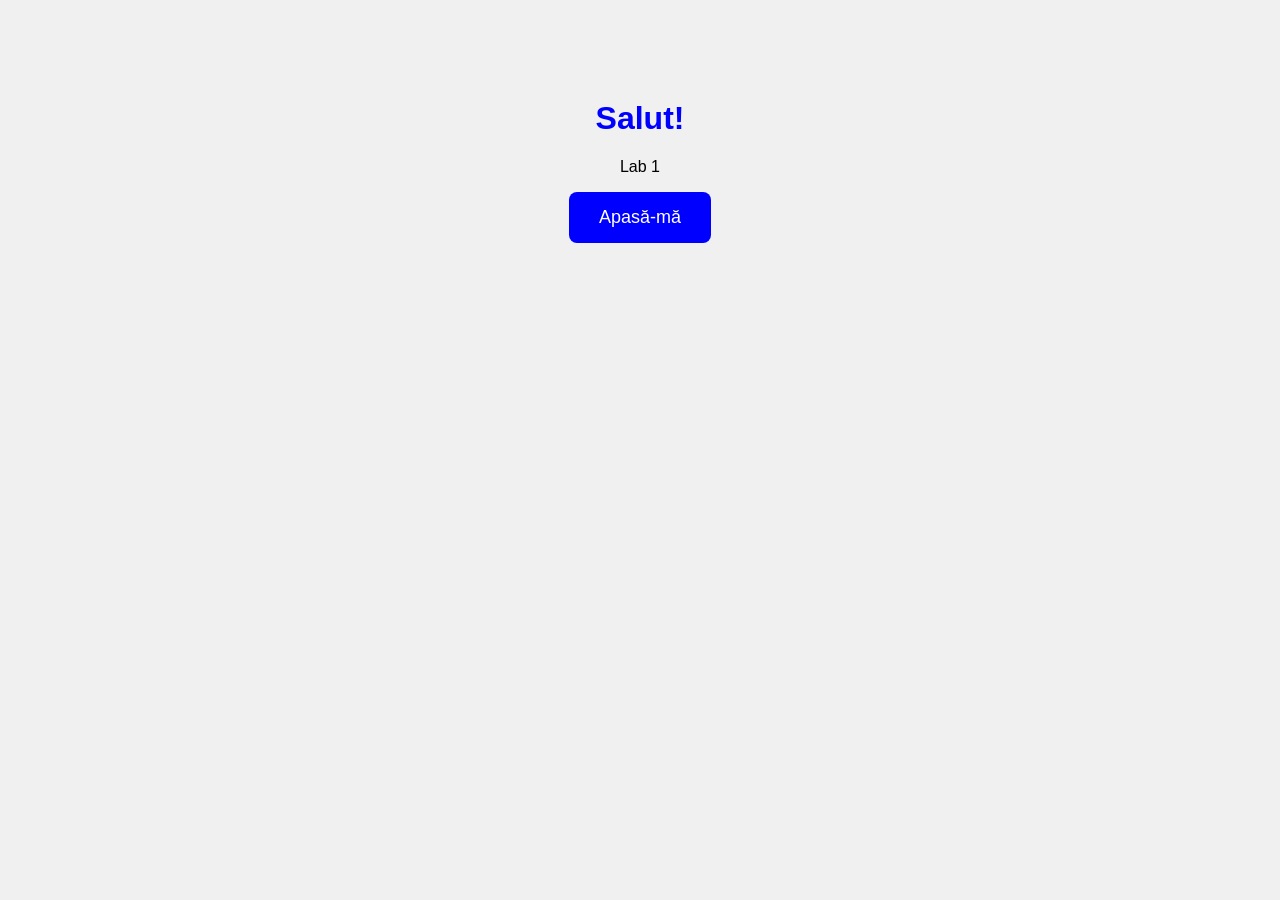
<file: laboratoru-1/index.html>
<!DOCTYPE html>
<html lang="ro">
<head>
    <meta charset="UTF-8">
    <meta name="viewport" content="width=device-width, initial-scale=1.0">
    <title>Lab 1</title>

    <link rel="stylesheet" href="style.css">
</head>
<body>

    <h1>Salut!</h1>
    <p>Lab 1</p>

    <button id="buton">Apasă-mă</button>

    <script src="script.js"></script>
</body>
</html>
</file>
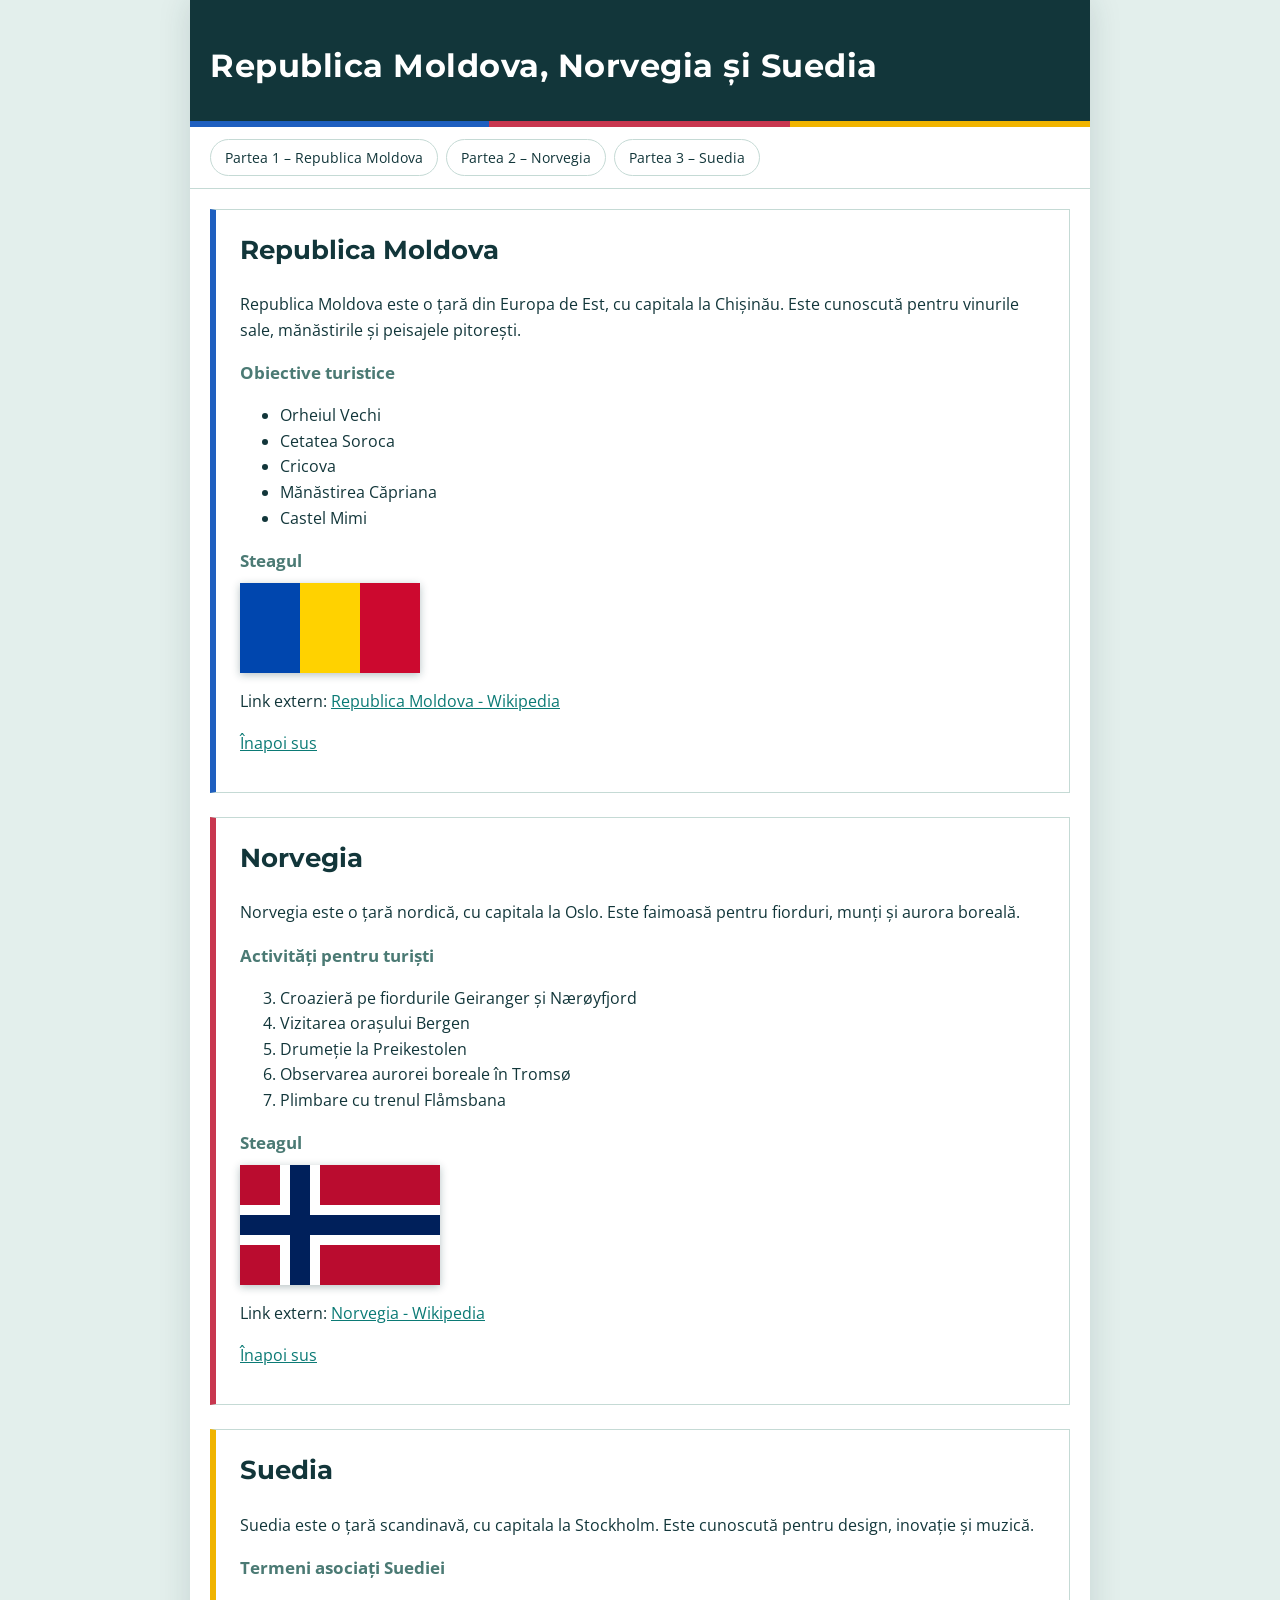
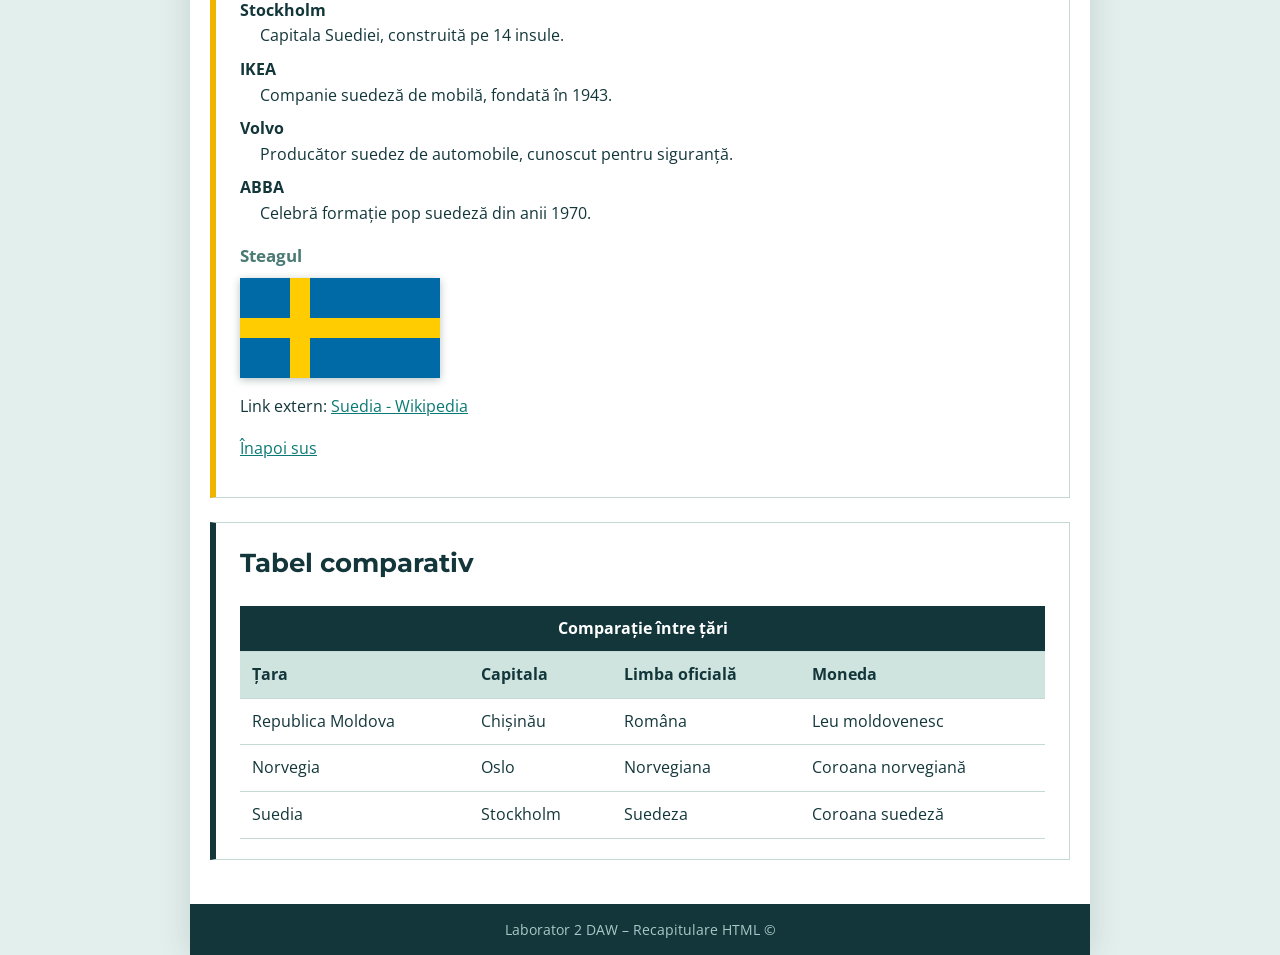
<file: laboratoru-2/index.html>
<!DOCTYPE html>
<html lang="ro">
<head>
    <meta charset="UTF-8">
    <title>Laborator 2 - Moldova, Norvegia, Suedia</title>
    <link rel="stylesheet" href="style.css">
</head>
<body>
    <div id="pagina">


        <header id="header">
            <h1>Republica Moldova, Norvegia și Suedia</h1>
        </header>


        <nav id="meniu">
            <a href="#parte1">Partea 1 – Republica Moldova</a>
            <a href="#parte2">Partea 2 – Norvegia</a>
            <a href="#parte3">Partea 3 – Suedia</a>
        </nav>


        <div id="continut">


            <div class="tara" id="parte1">
                <h2>Republica Moldova</h2>
                <p>
                    Republica Moldova este o țară din Europa de Est, cu capitala la Chișinău.
                    Este cunoscută pentru vinurile sale, mănăstirile și peisajele pitorești.
                </p>

                <h3>Obiective turistice</h3>
                <ul>
                    <li>Orheiul Vechi</li>
                    <li>Cetatea Soroca</li>
                    <li>Cricova</li>
                    <li>Mănăstirea Căpriana</li>
                    <li>Castel Mimi</li>
                </ul>

                <h3>Steagul</h3>
                <table class="steag">
                    <tr>
                        <td width="60" height="90" bgcolor="#0046ae"></td>
                        <td width="60" height="90" bgcolor="#ffd200"></td>
                        <td width="60" height="90" bgcolor="#cc092f"></td>
                    </tr>
                </table>

                <p>
                    Link extern:
                    <a href="https://ro.wikipedia.org/wiki/Republica_Moldova" target="_blank">Republica Moldova - Wikipedia</a>
                </p>
                <p><a href="#header">Înapoi sus</a></p>
            </div>

            <div class="tara" id="parte2">
                <h2>Norvegia</h2>
                <p>
                    Norvegia este o țară nordică, cu capitala la Oslo. Este faimoasă pentru fiorduri,
                    munți și aurora boreală.
                </p>

                <h3>Activități pentru turiști</h3>
                <ol start="3">
                    <li>Croazieră pe fiordurile Geiranger și Nærøyfjord</li>
                    <li>Vizitarea orașului Bergen</li>
                    <li>Drumeție la Preikestolen</li>
                    <li>Observarea aurorei boreale în Tromsø</li>
                    <li>Plimbare cu trenul Flåmsbana</li>
                </ol>

                <h3>Steagul</h3>
                <table class="steag">
                    <tr>
                        <td width="40" height="40" bgcolor="#ba0c2f"></td>
                        <td width="10" bgcolor="#ffffff"></td>
                        <td width="20" bgcolor="#00205b"></td>
                        <td width="10" bgcolor="#ffffff"></td>
                        <td width="120" bgcolor="#ba0c2f"></td>
                    </tr>
                    <tr>
                        <td colspan="2" height="10" bgcolor="#ffffff"></td>
                        <td bgcolor="#00205b"></td>
                        <td colspan="2" bgcolor="#ffffff"></td>
                    </tr>
                    <tr>
                        <td colspan="5" height="20" bgcolor="#00205b"></td>
                    </tr>
                    <tr>
                        <td colspan="2" height="10" bgcolor="#ffffff"></td>
                        <td bgcolor="#00205b"></td>
                        <td colspan="2" bgcolor="#ffffff"></td>
                    </tr>
                    <tr>
                        <td height="40" bgcolor="#ba0c2f"></td>
                        <td bgcolor="#ffffff"></td>
                        <td bgcolor="#00205b"></td>
                        <td bgcolor="#ffffff"></td>
                        <td bgcolor="#ba0c2f"></td>
                    </tr>
                </table>

                <p>
                    Link extern:
                    <a href="https://ro.wikipedia.org/wiki/Norvegia" target="_blank">Norvegia - Wikipedia</a>
                </p>
                <p><a href="#header">Înapoi sus</a></p>
            </div>

            <div class="tara" id="parte3">
                <h2>Suedia</h2>
                <p>
                    Suedia este o țară scandinavă, cu capitala la Stockholm. Este cunoscută pentru
                    design, inovație și muzică.
                </p>

                <h3>Termeni asociați Suediei</h3>
                <dl>
                    <dt>Stockholm</dt>
                    <dd>Capitala Suediei, construită pe 14 insule.</dd>
                    <dt>IKEA</dt>
                    <dd>Companie suedeză de mobilă, fondată în 1943.</dd>
                    <dt>Volvo</dt>
                    <dd>Producător suedez de automobile, cunoscut pentru siguranță.</dd>
                    <dt>ABBA</dt>
                    <dd>Celebră formație pop suedeză din anii 1970.</dd>
                </dl>

                <h3>Steagul</h3>
                <table class="steag">
                    <tr>
                        <td width="50" height="40" bgcolor="#006aa7"></td>
                        <td width="20" bgcolor="#fecc00"></td>
                        <td width="130" bgcolor="#006aa7"></td>
                    </tr>
                    <tr>
                        <td colspan="3" height="20" bgcolor="#fecc00"></td>
                    </tr>
                    <tr>
                        <td height="40" bgcolor="#006aa7"></td>
                        <td bgcolor="#fecc00"></td>
                        <td bgcolor="#006aa7"></td>
                    </tr>
                </table>

                <p>
                    Link extern:
                    <a href="https://ro.wikipedia.org/wiki/Suedia" target="_blank">Suedia - Wikipedia</a>
                </p>
                <p><a href="#header">Înapoi sus</a></p>
            </div>

            <div class="tara">
                <h2>Tabel comparativ</h2>
                <table class="comparativ">
                    <tr>
                        <th colspan="4">Comparație între țări</th>
                    </tr>
                    <tr>
                        <th>Țara</th>
                        <th>Capitala</th>
                        <th>Limba oficială</th>
                        <th>Moneda</th>
                    </tr>
                    <tr>
                        <td>Republica Moldova</td>
                        <td>Chișinău</td>
                        <td>Româna</td>
                        <td>Leu moldovenesc</td>
                    </tr>
                    <tr>
                        <td>Norvegia</td>
                        <td>Oslo</td>
                        <td>Norvegiana</td>
                        <td>Coroana norvegiană</td>
                    </tr>
                    <tr>
                        <td>Suedia</td>
                        <td>Stockholm</td>
                        <td>Suedeza</td>
                        <td>Coroana suedeză</td>
                    </tr>
                </table>
            </div>

        </div>

        <footer id="footer">
            <p>Laborator 2 DAW – Recapitulare HTML ©</p>
        </footer>

    </div>
</body>
</html>
</file>
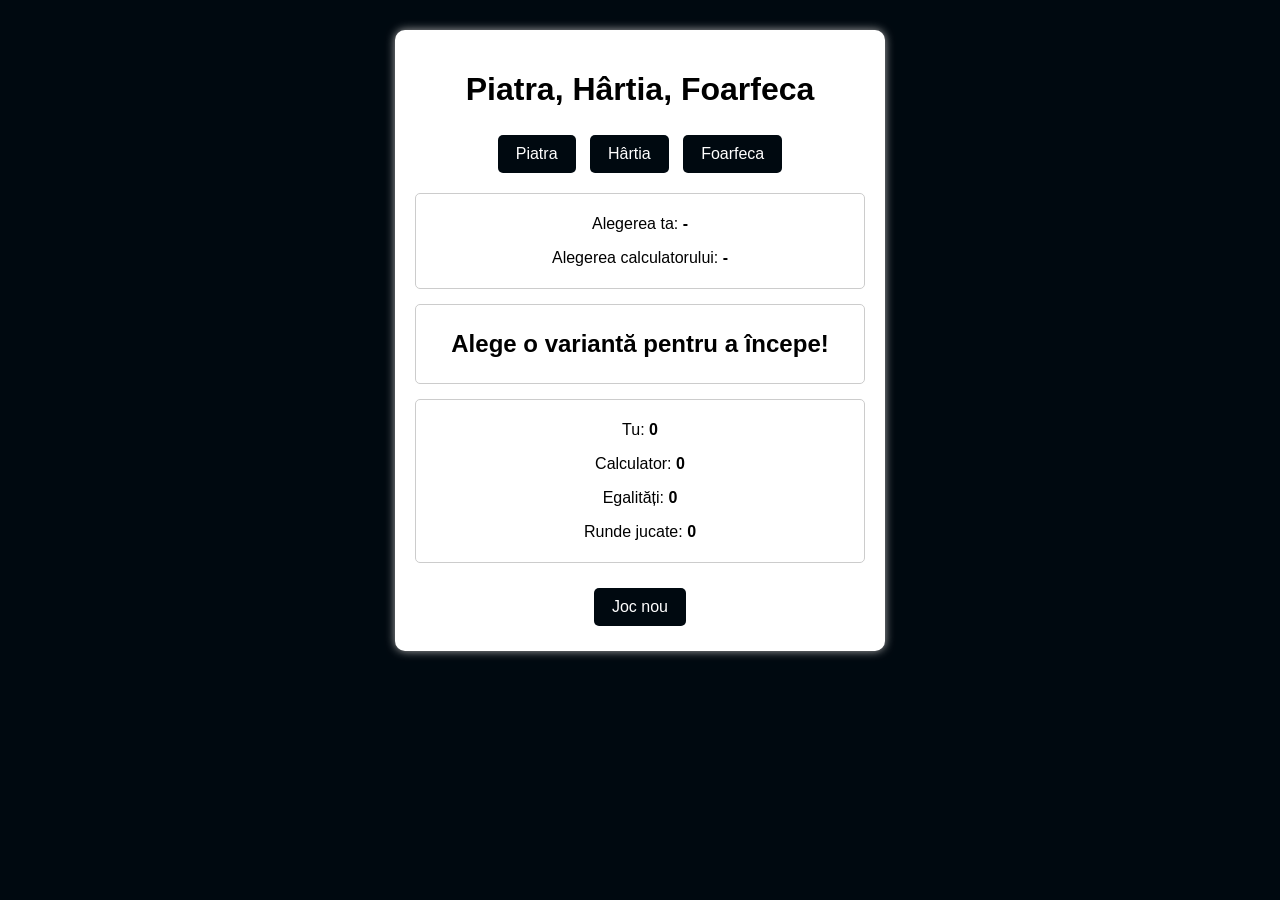
<file: laboratoru-3/index.html>
<!DOCTYPE html>
<html lang="ro">
<head>
    <meta charset="UTF-8">
    <title>Piatra, Hârtia, Foarfeca</title>
    <link rel="stylesheet" href="style.css">
</head>
<body>
    <div id="joc">
        <h1>Piatra, Hârtia, Foarfeca</h1>


        <div id="butoane">
            <button id="btnPiatra">Piatra</button>
            <button id="btnHartia">Hârtia</button>
            <button id="btnFoarfeca">Foarfeca</button>
        </div>


        <div class="zona">
            <p>Alegerea ta: <b id="alegereUtilizator">-</b></p>
            <p>Alegerea calculatorului: <b id="alegereCalculator">-</b></p>
        </div>

        <div class="zona">
            <h2 id="rezultat">Alege o variantă pentru a începe!</h2>
        </div>

        <div class="zona">
            <p>Tu: <b id="scorUtilizator">0</b></p>
            <p>Calculator: <b id="scorCalculator">0</b></p>
            <p>Egalități: <b id="scorEgalitati">0</b></p>
            <p>Runde jucate: <b id="totalRunde">0</b></p>
            <p id="mesajConducere"></p>
        </div>

        <h2 id="castigatorFinal"></h2>

        <button id="btnJocNou">Joc nou</button>
    </div>

    <script src="script.js"></script>
</body>
</html>
</file>
<file: laboratoru-1/style.css>
body {
    font-family: Arial, sans-serif;
    text-align: center;
    margin-top: 100px;
    background-color: #f0f0f0;
}

h1 {
    color: blue;
}

button {
    background-color: blue;
    color: white;
    border: none;
    padding: 15px 30px;
    font-size: 18px;
    border-radius: 8px;
    cursor: pointer;
}

button:hover {
    background-color: darkblue;
}
</file>
<file: laboratoru-2/style.css>
@import url("https://fonts.googleapis.com/css2?family=Montserrat:wght@500;700&family=Open+Sans:wght@400;600&display=swap");

:root {
    --ink: #12363a;
    --fundal: #e3efec;
    --hartie: #ffffff;
    --linie: #c5dad5;
    --md: #1f5fbf;
    --no: #c8374f;
    --se: #f0b400;
}

body {
    font-family: "Open Sans", Arial, sans-serif;
    line-height: 1.6;
    color: var(--ink);
    margin: 0;
    background: var(--fundal);
}

#pagina {
    max-width: 900px;
    margin: 0 auto;
    background: var(--hartie);
    box-shadow: 0 0 30px rgba(18, 54, 58, 0.15);
}


#header {
    background: var(--ink);
    color: #fff;
    padding: 40px 20px 30px;
    text-align: left;
    border-bottom: 6px solid;
    border-image: linear-gradient(to right,
        var(--md) 0 33.3%, var(--no) 33.3% 66.6%, var(--se) 66.6% 100%) 1;
}

#header h1 {
    margin: 0;
    font-family: "Montserrat", Arial, sans-serif;
    font-size: 2rem;
    font-weight: 700;
    letter-spacing: 0.5px;
}


#meniu {
    position: sticky;
    top: 0;
    z-index: 10;
    display: flex;
    flex-wrap: wrap;
    gap: 8px;
    background: var(--hartie);
    padding: 12px 20px;
    border-bottom: 1px solid var(--linie);
}

#meniu a {
    color: var(--ink);
    text-decoration: none;
    padding: 6px 14px;
    border: 1px solid var(--linie);
    border-radius: 20px;
    font-size: 0.9rem;
}

#meniu a:hover,
#meniu a:focus-visible {
    background: var(--ink);
    color: #fff;
    border-color: var(--ink);
}


#continut {
    padding: 20px;
}

.tara {
    border: 1px solid var(--linie);
    border-left: 6px solid var(--ink);
    padding: 20px 24px;
    margin-bottom: 24px;
}

#parte1 { border-left-color: var(--md); }
#parte2 { border-left-color: var(--no); }
#parte3 { border-left-color: var(--se); }

.tara h2 {
    margin-top: 0;
    font-family: "Montserrat", Arial, sans-serif;
    font-size: 1.6rem;
}

.tara h3 {
    margin-bottom: 8px;
    font-size: 1.05rem;
    color: #4b7a74;
}

.tara a {
    color: #0b7a75;
}

dt {
    font-weight: bold;
    margin-top: 8px;
}

dd {
    margin-left: 20px;
}


.steag {
    border-collapse: collapse;
    box-shadow: 0 2px 8px rgba(18, 54, 58, 0.3);
}

.steag td {
    padding: 0;
}


.comparativ {
    border-collapse: collapse;
    width: 100%;
}

.comparativ th,
.comparativ td {
    border-bottom: 1px solid var(--linie);
    padding: 10px 12px;
    text-align: left;
}

.comparativ tr:first-child th {
    background: var(--ink);
    color: #fff;
    text-align: center;
}

.comparativ tr:nth-child(2) th {
    background: #cfe3df;
}

.comparativ tr:nth-child(n+3):hover td {
    background: #eef6f4;
}


#footer {
    background: var(--ink);
    color: #a9c9c5;
    padding: 14px;
    text-align: center;
    font-size: 0.9rem;
}

#footer p {
    margin: 0;
}

@media (max-width: 600px) {
    #header h1 { font-size: 1.4rem; }
    .tara { padding: 16px; }
}
</file>
<file: laboratoru-3/style.css>
body {
    font-family: Arial, sans-serif;
    background: #000910;
    text-align: center;
}

#joc {
    max-width: 450px;
    margin: 30px auto;
    background: #fff;
    padding: 20px;
    border-radius: 10px;
    box-shadow: 0 0 10px #aaa;
}

button {
    padding: 10px 18px;
    margin: 5px;
    font-size: 16px;
    cursor: pointer;
    border: none;
    border-radius: 5px;
    background: #000910;
    color: #fff;
}

button:hover {
    background: #34495e;
}

button:disabled {
    background: #aaa;
    cursor: not-allowed;
}

.zona {
    border: 1px solid #ccc;
    border-radius: 5px;
    padding: 5px 10px;
    margin: 15px 0;
}

#castigatorFinal {
    color: green;
}
</file>
